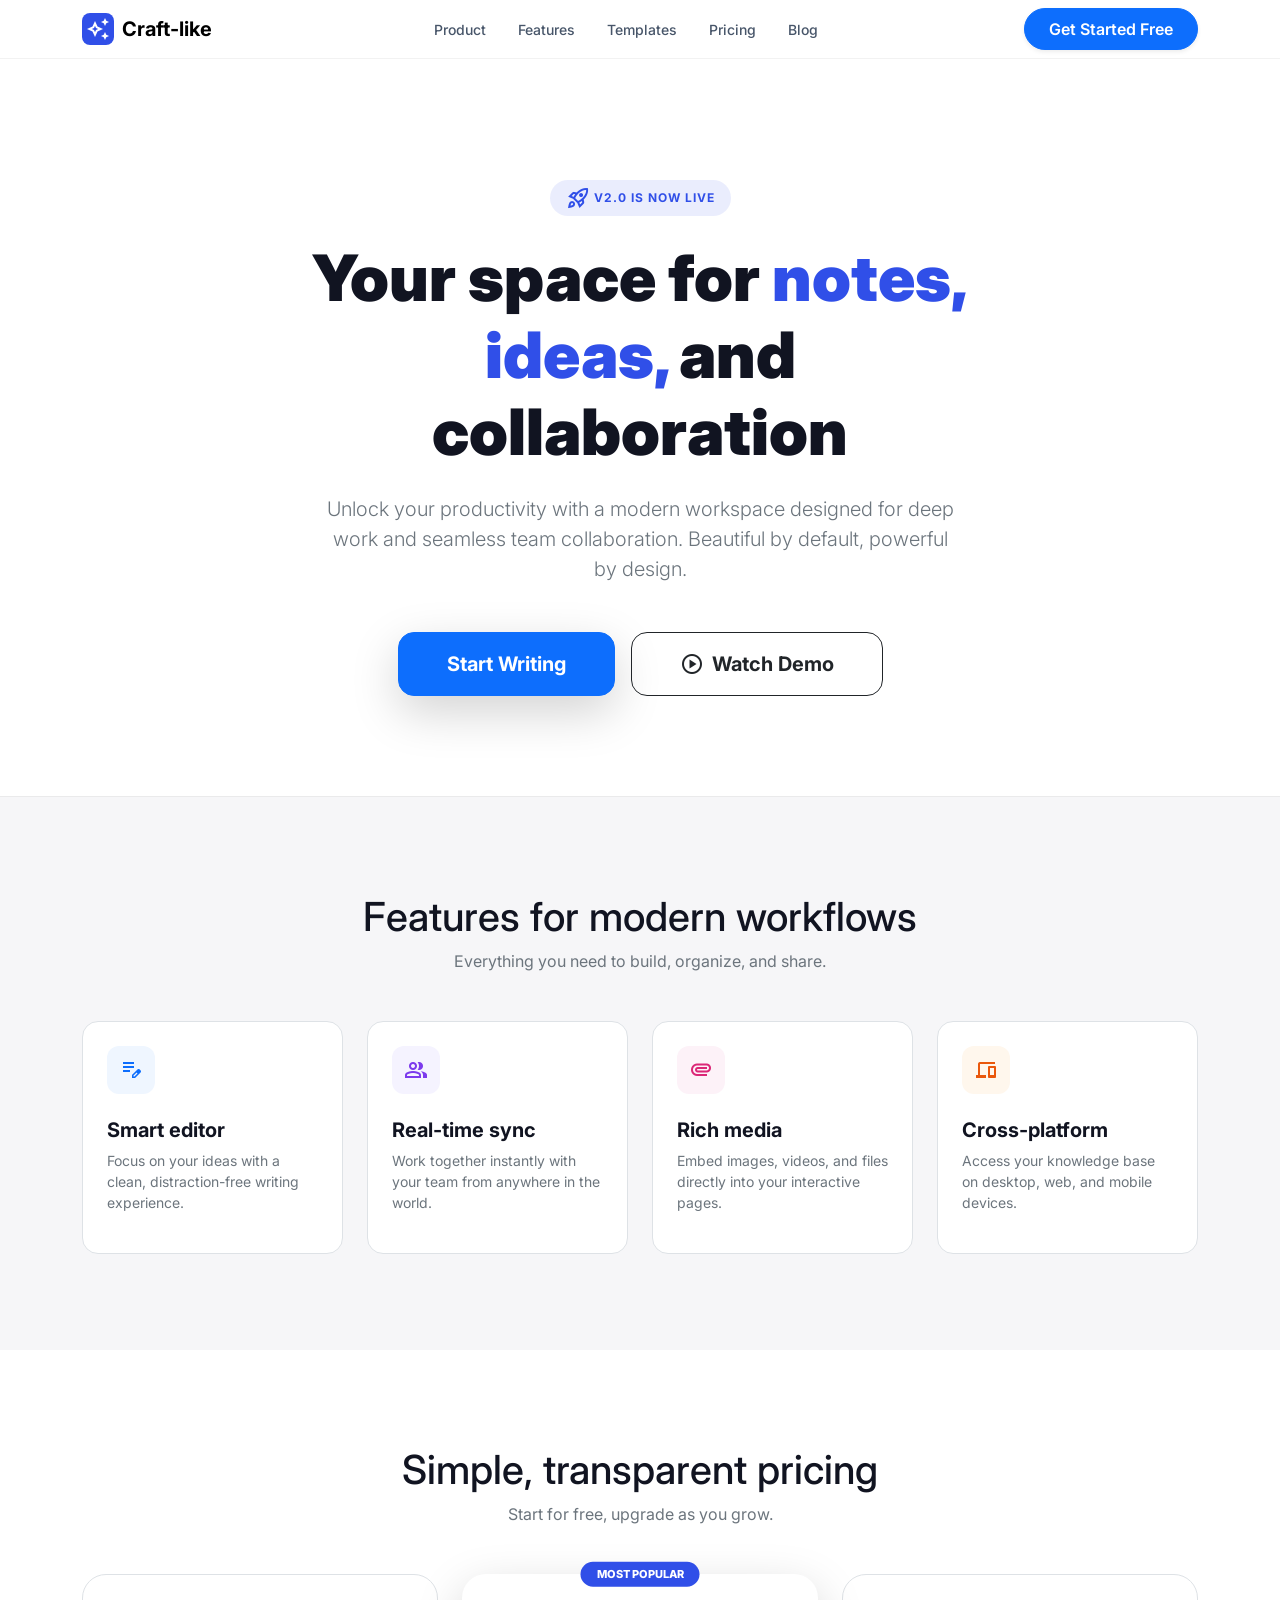
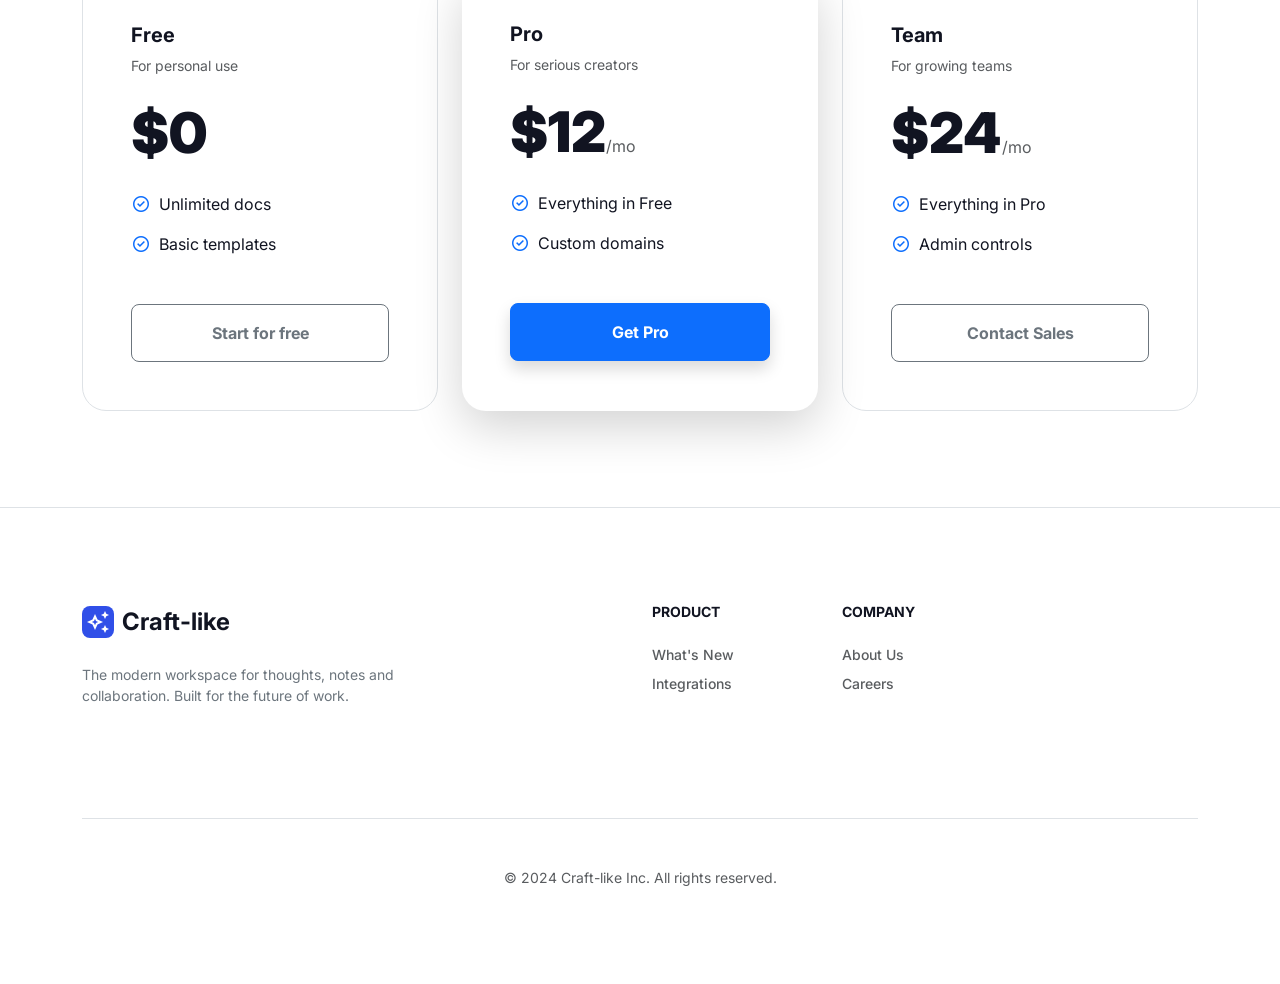
<file: tugas-1/index.html>
<!DOCTYPE html>
<html lang="en">
<head>
    <meta charset="utf-8"/>
    <meta content="width=device-width, initial-scale=1.0" name="viewport"/>
    <title>Craft-like | Your Modern Workspace</title>
    
    <link href="https://cdn.jsdelivr.net/npm/bootstrap@5.3.2/dist/css/bootstrap.min.css" rel="stylesheet">
    <link href="https://fonts.googleapis.com/css2?family=Inter:wght@400;500;600;700;800;900&display=swap" rel="stylesheet"/>
    <link href="https://fonts.googleapis.com/css2?family=Material+Symbols+Outlined:wght,FILL@100..700,0..1&display=swap" rel="stylesheet"/>
    
    <link rel="stylesheet" href="style.css">
</head>
<body>

<nav class="navbar navbar-expand-lg fixed-top glass-nav">
    <div class="container">
        <a class="navbar-brand d-flex align-items-center gap-2" href="#">
            <div class="logo-box">
                <span class="material-symbols-outlined">auto_awesome</span>
            </div>
            <span class="fw-bold tracking-tight">Craft-like</span>
        </a>
        
        <button class="navbar-toggler" type="button" data-bs-toggle="collapse" data-bs-target="#navbarNav">
            <span class="navbar-toggler-icon"></span>
        </button>

        <div class="collapse navbar-collapse" id="navbarNav">
            <ul class="navbar-nav mx-auto gap-lg-3">
                <li class="nav-item"><a class="nav-link" href="#">Product</a></li>
                <li class="nav-item"><a class="nav-link" href="#">Features</a></li>
                <li class="nav-item"><a class="nav-link" href="#">Templates</a></li>
                <li class="nav-item"><a class="nav-link" href="#">Pricing</a></li>
                <li class="nav-item"><a class="nav-link" href="#">Blog</a></li>
            </ul>
            <button class="btn btn-primary rounded-pill px-4 py-2 fw-semibold shadow-sm">
                Get Started Free
            </button>
        </div>
    </div>
</nav>

<section class="hero-section">
    <div class="container">
        <div class="row justify-content-center">
            <div class="col-lg-8">
                <div class="badge-new mb-4">
                    <span class="material-symbols-outlined me-1">rocket_launch</span>
                    V2.0 IS NOW LIVE
                </div>
                <h1 class="display-3 fw-black mb-4">
                    Your space for <span class="text-primary-color">notes, ideas,</span> and collaboration
                </h1>
                <p class="lead text-secondary mb-5 px-md-5">
                    Unlock your productivity with a modern workspace designed for deep work and seamless team collaboration. Beautiful by default, powerful by design.
                </p>
                <div class="d-flex flex-wrap justify-content-center gap-3">
                    <button class="btn btn-primary btn-lg px-5 py-3 fw-bold rounded-4 shadow-lg btn-start-writing">Start Writing</button>
                    <button class="btn btn-outline-dark btn-lg px-5 py-3 fw-bold rounded-4 d-flex align-items-center btn-watch-demo">
                        <span class="material-symbols-outlined me-2">play_circle</span> Watch Demo
                    </button>
                </div>
            </div>
        </div>
    </div>
</section>

<section class="features-section py-5">
    <div class="container py-5">
        <div class="text-center mb-5">
            <h2 class="fw-extrabold h1">Features for modern workflows</h2>
            <p class="text-secondary">Everything you need to build, organize, and share.</p>
        </div>
        <div class="row g-4">
            <div class="col-md-6 col-lg-3">
                <div class="feature-card p-4 h-100 bg-white rounded-4 border">
                    <div class="icon-box bg-blue-soft text-primary mb-4">
                        <span class="material-symbols-outlined">edit_note</span>
                    </div>
                    <h3 class="h5 fw-bold">Smart editor</h3>
                    <p class="text-secondary small">Focus on your ideas with a clean, distraction-free writing experience.</p>
                </div>
            </div>
            <div class="col-md-6 col-lg-3">
                <div class="feature-card p-4 h-100 bg-white rounded-4 border">
                    <div class="icon-box bg-purple-soft text-purple mb-4">
                        <span class="material-symbols-outlined">group</span>
                    </div>
                    <h3 class="h5 fw-bold">Real-time sync</h3>
                    <p class="text-secondary small">Work together instantly with your team from anywhere in the world.</p>
                </div>
            </div>
            <div class="col-md-6 col-lg-3">
                <div class="feature-card p-4 h-100 bg-white rounded-4 border">
                    <div class="icon-box bg-pink-soft text-pink mb-4">
                        <span class="material-symbols-outlined">attachment</span>
                    </div>
                    <h3 class="h5 fw-bold">Rich media</h3>
                    <p class="text-secondary small">Embed images, videos, and files directly into your interactive pages.</p>
                </div>
            </div>
            <div class="col-md-6 col-lg-3">
                <div class="feature-card p-4 h-100 bg-white rounded-4 border">
                    <div class="icon-box bg-orange-soft text-orange mb-4">
                        <span class="material-symbols-outlined">devices</span>
                    </div>
                    <h3 class="h5 fw-bold">Cross-platform</h3>
                    <p class="text-secondary small">Access your knowledge base on desktop, web, and mobile devices.</p>
                </div>
            </div>
        </div>
    </div>
</section>

<section class="py-5">
    <div class="container py-5">
        <div class="text-center mb-5">
            <h2 class="fw-extrabold h1">Simple, transparent pricing</h2>
            <p class="text-secondary">Start for free, upgrade as you grow.</p>
        </div>
        <div class="row g-4 justify-content-center">
            <div class="col-lg-4">
                <div class="pricing-card p-5 h-100 rounded-5 border bg-white">
                    <h3 class="h5 fw-bold">Free</h3>
                    <p class="text-muted small">For personal use</p>
                    <div class="display-4 fw-black my-4">$0</div>
                    <ul class="list-unstyled d-grid gap-3 mb-5">
                        <li class="d-flex align-items-center gap-2"><span class="material-symbols-outlined text-primary fs-5">check_circle</span> Unlimited docs</li>
                        <li class="d-flex align-items-center gap-2"><span class="material-symbols-outlined text-primary fs-5">check_circle</span> Basic templates</li>
                    </ul>
                    <button class="btn btn-outline-secondary w-100 py-3 fw-bold rounded-3">Start for free</button>
                </div>
            </div>
            <div class="col-lg-4">
                <div class="pricing-card p-5 h-100 rounded-5 border-2 border-primary bg-white shadow-lg position-relative">
                    <span class="popular-badge">MOST POPULAR</span>
                    <h3 class="h5 fw-bold">Pro</h3>
                    <p class="text-muted small">For serious creators</p>
                    <div class="display-4 fw-black my-4">$12<span class="fs-6 fw-normal text-muted">/mo</span></div>
                    <ul class="list-unstyled d-grid gap-3 mb-5">
                        <li class="d-flex align-items-center gap-2"><span class="material-symbols-outlined text-primary fs-5">check_circle</span> Everything in Free</li>
                        <li class="d-flex align-items-center gap-2"><span class="material-symbols-outlined text-primary fs-5">check_circle</span> Custom domains</li>
                    </ul>
                    <button class="btn btn-primary w-100 py-3 fw-bold rounded-3 shadow">Get Pro</button>
                </div>
            </div>
            <div class="col-lg-4">
                <div class="pricing-card p-5 h-100 rounded-5 border bg-white">
                    <h3 class="h5 fw-bold">Team</h3>
                    <p class="text-muted small">For growing teams</p>
                    <div class="display-4 fw-black my-4">$24<span class="fs-6 fw-normal text-muted">/mo</span></div>
                    <ul class="list-unstyled d-grid gap-3 mb-5">
                        <li class="d-flex align-items-center gap-2"><span class="material-symbols-outlined text-primary fs-5">check_circle</span> Everything in Pro</li>
                        <li class="d-flex align-items-center gap-2"><span class="material-symbols-outlined text-primary fs-5">check_circle</span> Admin controls</li>
                    </ul>
                    <button class="btn btn-outline-secondary w-100 py-3 fw-bold rounded-3">Contact Sales</button>
                </div>
            </div>
        </div>
    </div>
</section>

<footer class="py-5 border-top">
    <div class="container py-5">
        <div class="row">
            <div class="col-lg-4 mb-5">
                <div class="d-flex align-items-center gap-2 mb-4">
                    <div class="logo-box">
                        <span class="material-symbols-outlined">auto_awesome</span>
                    </div>
                    <span class="fw-bold fs-4">Craft-like</span>
                </div>
                <p class="text-secondary small">The modern workspace for thoughts, notes and collaboration. Built for the future of work.</p>
            </div>
            <div class="col-6 col-lg-2 offset-lg-2 mb-4">
                <h6 class="fw-bold text-uppercase small mb-4">Product</h6>
                <ul class="nav flex-column gap-2 small">
                    <li class="nav-item"><a href="#" class="nav-link p-0 text-muted">What's New</a></li>
                    <li class="nav-item"><a href="#" class="nav-link p-0 text-muted">Integrations</a></li>
                </ul>
            </div>
            <div class="col-6 col-lg-2 mb-4">
                <h6 class="fw-bold text-uppercase small mb-4">Company</h6>
                <ul class="nav flex-column gap-2 small">
                    <li class="nav-item"><a href="#" class="nav-link p-0 text-muted">About Us</a></li>
                    <li class="nav-item"><a href="#" class="nav-link p-0 text-muted">Careers</a></li>
                </ul>
            </div>
        </div>
        <div class="text-center pt-5 border-top mt-5 text-muted small">
            © 2024 Craft-like Inc. All rights reserved.
        </div>
    </div>
</footer>

<script src="https://cdn.jsdelivr.net/npm/bootstrap@5.3.2/dist/js/bootstrap.bundle.min.js"></script>
</body>
</html>
</file>
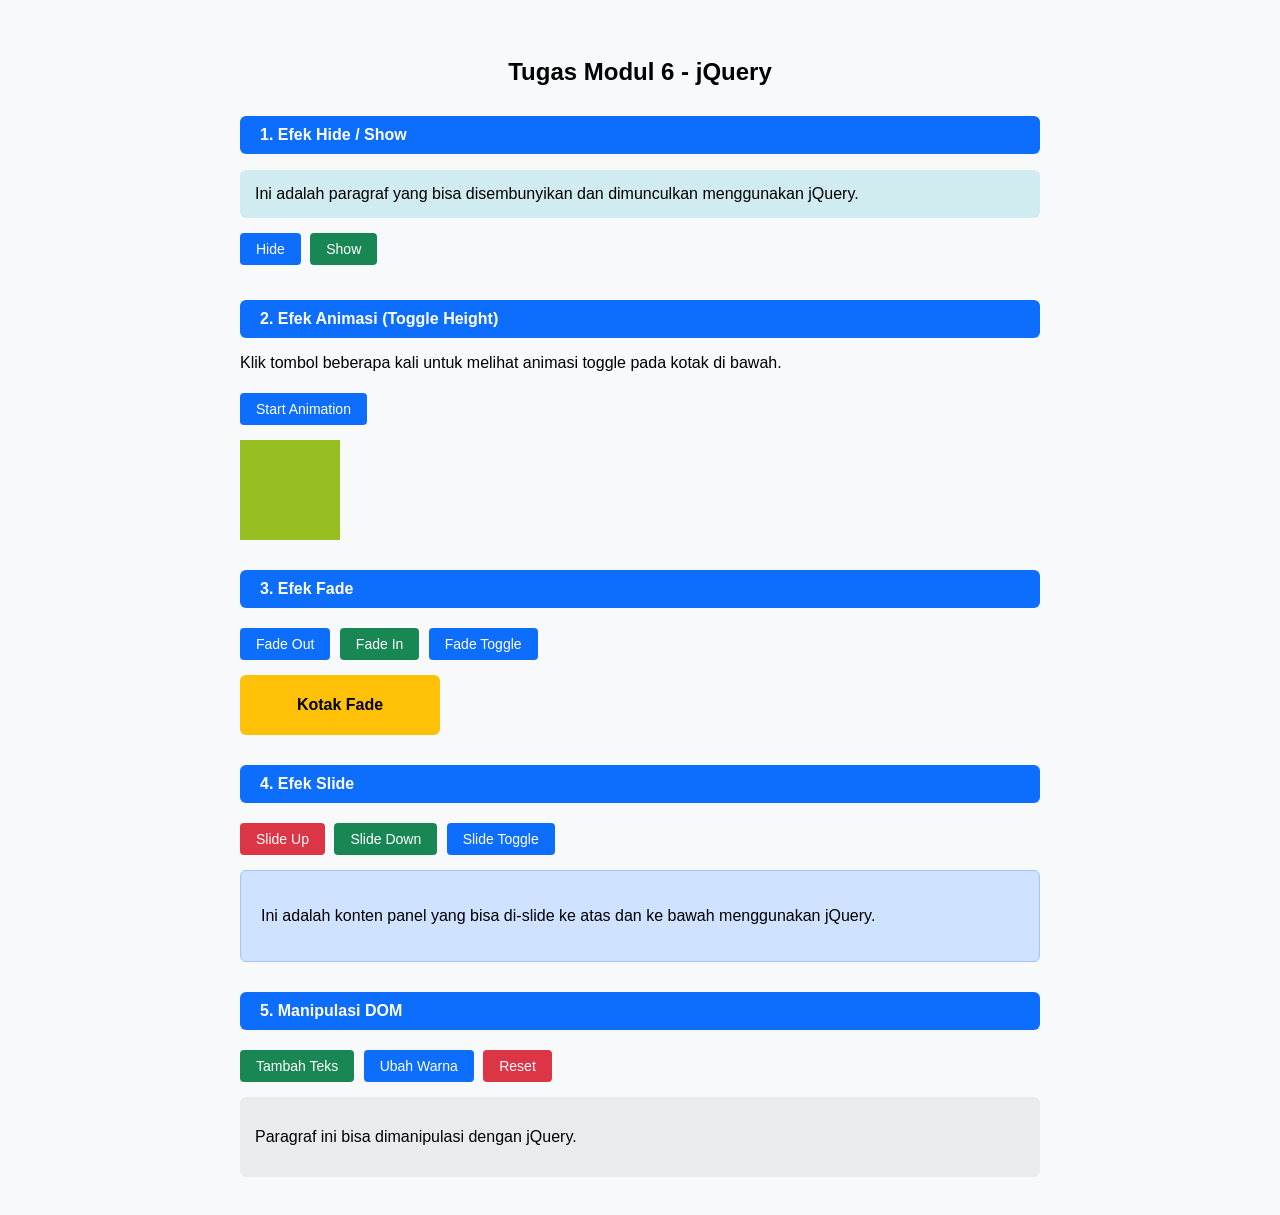
<file: tugas-3/index.html>
<!DOCTYPE html>
<html lang="id">

<head>
    <meta charset="UTF-8">
    <meta name="viewport" content="width=device-width, initial-scale=1.0">
    <title>Tugas Modul 6 - jQuery</title>
    <script src="https://code.jquery.com/jquery-3.7.1.min.js"></script>
    <style>
        body {
            font-family: 'Segoe UI', sans-serif;
            background-color: #f8f9fa;
            padding: 30px;
        }

        .section-title {
            background-color: #0d6efd;
            color: white;
            padding: 10px 20px;
            border-radius: 6px;
            margin: 30px 0 15px;
        }

        #demo-hide-show p {
            background-color: #d1ecf1;
            padding: 15px;
            border-radius: 6px;
            margin-bottom: 10px;
        }

        #animate-box {
            background-color: #98bf21;
            height: 100px;
            width: 100px;
            position: relative;
            margin-top: 10px;
        }

        #fade-box {
            width: 200px;
            height: 60px;
            background-color: #ffc107;
            display: flex;
            align-items: center;
            justify-content: center;
            font-weight: bold;
            border-radius: 6px;
            margin-top: 10px;
        }

        #slide-panel {
            background-color: #cfe2ff;
            border: 1px solid #9ec5fe;
            padding: 20px;
            border-radius: 6px;
            margin-top: 10px;
        }

        #dom-result {
            background-color: #e9ecef;
            padding: 15px;
            border-radius: 6px;
            margin-top: 10px;
            min-height: 50px;
        }

        button {
            margin: 5px 5px 5px 0;
            padding: 8px 16px;
            border: none;
            border-radius: 4px;
            cursor: pointer;
            background-color: #0d6efd;
            color: white;
            font-size: 14px;
        }

        button:hover {
            background-color: #0b5ed7;
        }

        button.danger {
            background-color: #dc3545;
        }

        button.danger:hover {
            background-color: #bb2d3b;
        }

        button.success {
            background-color: #198754;
        }

        button.success:hover {
            background-color: #157347;
        }
    </style>
</head>

<body>

    <div class="container" style="max-width: 800px; margin: auto;">
        <h2 class="text-center" style="text-align:center; font-weight:bold; margin-bottom:30px;">
            Tugas Modul 6 - jQuery
        </h2>

        <!-- Efek Hide / Show -->
        <h4 class="section-title">1. Efek Hide / Show</h4>
        <div id="demo-hide-show">
            <p>Ini adalah paragraf yang bisa disembunyikan dan dimunculkan menggunakan jQuery.</p>
            <button id="btn-hide">Hide</button>
            <button id="btn-show" class="success">Show</button>
        </div>

        <!-- Efek Animasi Toggle -->
        <h4 class="section-title">2. Efek Animasi (Toggle Height)</h4>
        <p>Klik tombol beberapa kali untuk melihat animasi toggle pada kotak di bawah.</p>
        <button id="btn-animate">Start Animation</button>
        <div id="animate-box"></div>

        <!-- Efek Fade -->
        <h4 class="section-title">3. Efek Fade</h4>
        <button id="btn-fadeout">Fade Out</button>
        <button id="btn-fadein" class="success">Fade In</button>
        <button id="btn-fadetoggle">Fade Toggle</button>
        <div id="fade-box">Kotak Fade</div>

        <!-- Efek Slide -->
        <h4 class="section-title">4. Efek Slide</h4>
        <button id="btn-slideup" class="danger">Slide Up</button>
        <button id="btn-slidedown" class="success">Slide Down</button>
        <button id="btn-slidetoggle">Slide Toggle</button>
        <div id="slide-panel">
            <p>Ini adalah konten panel yang bisa di-slide ke atas dan ke bawah menggunakan jQuery.</p>
        </div>

        <!-- DOM Manipulation -->
        <h4 class="section-title">5. Manipulasi DOM</h4>
        <button id="btn-addtext" class="success">Tambah Teks</button>
        <button id="btn-changecss">Ubah Warna</button>
        <button id="btn-reset" class="danger">Reset</button>
        <div id="dom-result">
            <p id="dom-paragraph">Paragraf ini bisa dimanipulasi dengan jQuery.</p>
        </div>

    </div>

    <script>
        $(document).ready(function () {

            // Hide / Show
            $("#btn-hide").click(function () {
                $("#demo-hide-show p").hide(400);
            });
            $("#btn-show").click(function () {
                $("#demo-hide-show p").show(400);
            });

            // Animate toggle height
            $("#btn-animate").click(function () {
                $("#animate-box").animate({ height: 'toggle' }, 600);
            });

            // Fade effects
            $("#btn-fadeout").click(function () {
                $("#fade-box").fadeOut(600);
            });
            $("#btn-fadein").click(function () {
                $("#fade-box").fadeIn(600);
            });
            $("#btn-fadetoggle").click(function () {
                $("#fade-box").fadeToggle(600);
            });

            // Slide effects
            $("#btn-slideup").click(function () {
                $("#slide-panel").slideUp(500);
            });
            $("#btn-slidedown").click(function () {
                $("#slide-panel").slideDown(500);
            });
            $("#btn-slidetoggle").click(function () {
                $("#slide-panel").slideToggle(500);
            });

            // DOM Manipulation
            $("#btn-addtext").click(function () {
                $("#dom-result").append("<p>Teks baru ditambahkan dengan jQuery!</p>");
            });
            $("#btn-changecss").click(function () {
                $("#dom-paragraph").css({ "color": "#0d6efd", "font-weight": "bold", "font-size": "18px" });
            });
            $("#btn-reset").click(function () {
                $("#dom-result").html('<p id="dom-paragraph">Paragraf ini bisa dimanipulasi dengan jQuery.</p>');
                $("#dom-paragraph").removeAttr("style");
            });

        });
    </script>

</body>
</html>
</file>
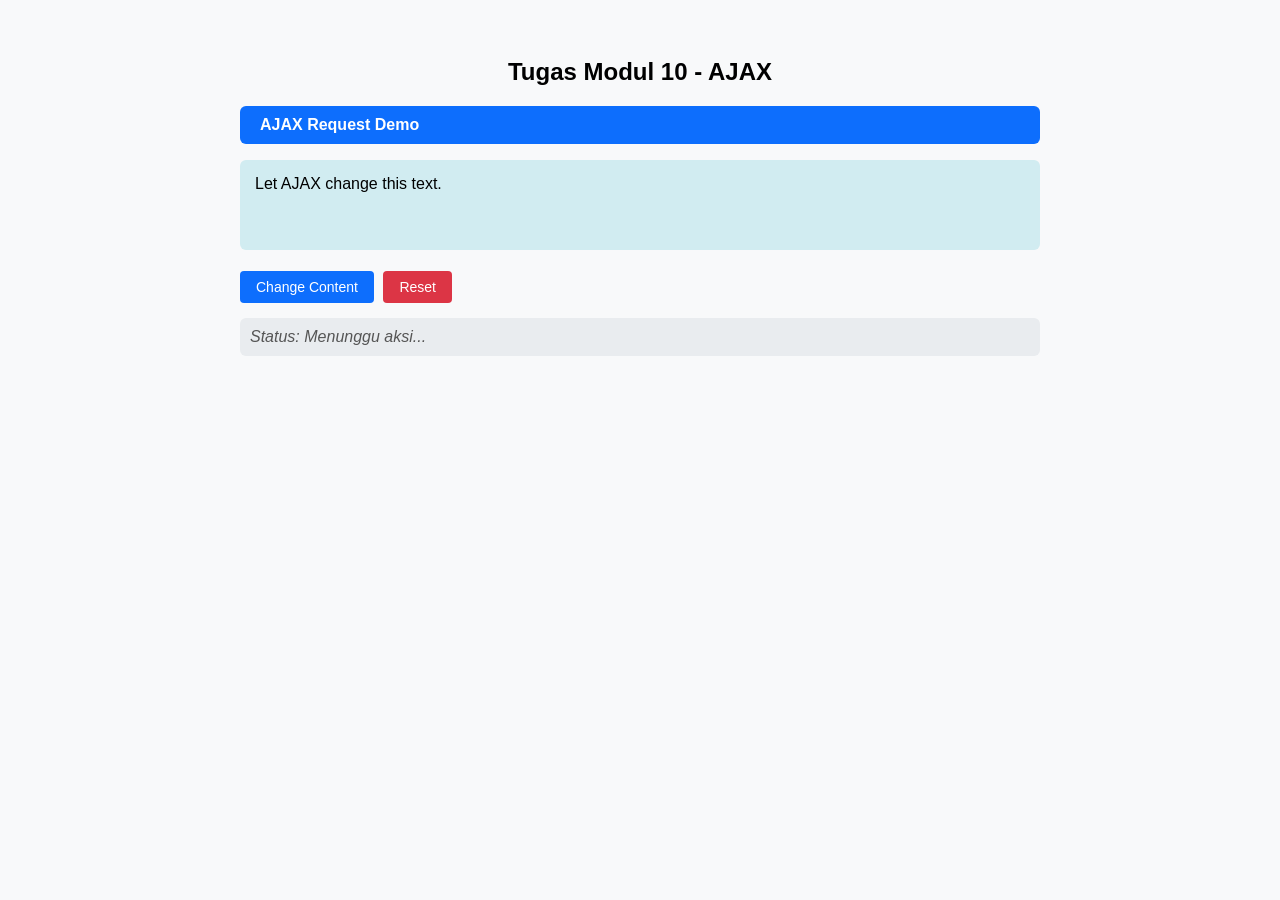
<file: tugas-4/index.html>
<!DOCTYPE html>
<html>

<head>
    <script src="https://code.jquery.com/jquery-3.6.0.min.js"></script>
    <style>
        body {
            font-family: 'Segoe UI', sans-serif;
            background-color: #f8f9fa;
            padding: 30px;
        }

        .section-title {
            background-color: #0d6efd;
            color: white;
            padding: 10px 20px;
            border-radius: 6px;
            margin: 20px 0 15px;
        }

        #demo {
            background-color: #d1ecf1;
            padding: 15px;
            border-radius: 6px;
            min-height: 60px;
        }

        #status {
            background-color: #e9ecef;
            padding: 10px;
            border-radius: 6px;
            margin-top: 10px;
            font-style: italic;
            color: #555;
        }

        button {
            margin: 5px 5px 5px 0;
            padding: 8px 16px;
            border: none;
            border-radius: 4px;
            cursor: pointer;
            background-color: #0d6efd;
            color: white;
            font-size: 14px;
        }

        button:hover {
            background-color: #0b5ed7;
        }
    </style>
</head>

<body>
    <div style="max-width: 800px; margin: auto;">
        <h2 style="text-align:center; font-weight:bold;">Tugas Modul 10 - AJAX</h2>

        <h4 class="section-title">AJAX Request Demo</h4>
        <p id="demo">Let AJAX change this text.</p>
        <button type="button" id="changeBtn">Change Content</button>
        <button type="button" id="resetBtn" style="background-color:#dc3545;">Reset</button>
        <div id="status">Status: Menunggu aksi...</div>
    </div>

    <script>
        $(document).ready(function () {
            $("#changeBtn").click(function () {
                $("#status").text("Status: Sedang melakukan request...");

                $.ajax({
                    url: "ajax_info.txt",
                    type: "GET",
                    dataType: "html",
                    timeout: 5000,
                    success: function (result) {
                        $("#demo").html(result);
                        $("#status").text("Status: Request berhasil! Konten telah diperbarui.");
                    },
                    error: function (xhr, status, error) {
                        $("#demo").html("<p style='color:red;'>Error: " + error + "</p>");
                        $("#status").text("Status: Request gagal - " + status);
                    },
                    complete: function (xhr, status) {
                        console.log("Request completed with status: " + status);
                    }
                });
            });

            $("#resetBtn").click(function () {
                $("#demo").text("Let AJAX change this text.");
                $("#status").text("Status: Menunggu aksi...");
            });
        });
    </script>
</body>

</html>
</file>
<file: tugas-1/style.css>
:root {
    --primary-color: #304fe8;
    --primary-hover: #2640c4;
    --background-light: #f6f6f8;
    --text-slate-900: #111421;
    --text-slate-600: #475569;
}

body {
    font-family: 'Inter', sans-serif;
    color: var(--text-slate-900);
    -webkit-font-smoothing: antialiased;
    background-color: #ffffff;
}

.glass-nav {
    background: rgba(255, 255, 255, 0.8);
    backdrop-filter: blur(12px);
    -webkit-backdrop-filter: blur(12px);
    border-bottom: 1px solid rgba(0, 0, 0, 0.05);
}

.logo-box {
    width: 32px;
    height: 32px;
    background-color: var(--primary-color);
    color: white;
    display: flex;
    align-items: center;
    justify-content: center;
    border-radius: 8px;
}

.nav-link {
    color: var(--text-slate-600);
    font-weight: 500;
    font-size: 14px;
    transition: color 0.2s ease;
}

.nav-link:hover {
    color: var(--primary-color);
}

.hero-section {
    padding-top: 180px;
    padding-bottom: 100px;
    background: #ffffff;
    text-align: center;
}

.fw-black { font-weight: 900; }
.text-primary-color { color: var(--primary-color); }

.badge-new {
    display: inline-flex;
    align-items: center;
    background: rgba(48, 79, 232, 0.1);
    color: var(--primary-color);
    padding: 6px 16px;
    border-radius: 50px;
    font-size: 12px;
    font-weight: 700;
    letter-spacing: 1px;
}

.btn-start-writing {
    transition: all 0.3s cubic-bezier(0.4, 0, 0.2, 1);
}

.btn-start-writing:hover {
    transform: translateY(-3px) scale(1.05);
    background-color: var(--primary-hover);
    border-color: var(--primary-hover);
    box-shadow: 0 10px 20px rgba(48, 79, 232, 0.3);
}

.btn-watch-demo {
    transition: all 0.3s ease;
}

.btn-watch-demo:hover {
    background-color: var(--text-slate-900);
    color: white;
    transform: translateY(-3px);
}

.features-section {
    background-color: var(--background-light);
    border-top: 1px solid rgba(0,0,0,0.05);
}

.icon-box {
    width: 48px;
    height: 48px;
    display: flex;
    align-items: center;
    justify-content: center;
    border-radius: 12px;
}

.bg-blue-soft { background-color: #eff6ff; }
.bg-purple-soft { background-color: #f5f3ff; }
.bg-pink-soft { background-color: #fdf2f8; }
.bg-orange-soft { background-color: #fff7ed; }

.text-purple { color: #7c3aed; }
.text-pink { color: #db2777; }
.text-orange { color: #ea580c; }

.feature-card {
    transition: transform 0.3s ease, box-shadow 0.3s ease;
    cursor: default;
}

.feature-card:hover {
    transform: translateY(-5px);
    box-shadow: 0 10px 25px -5px rgba(0,0,0,0.05);
}

.popular-badge {
    position: absolute;
    top: 0;
    left: 50%;
    transform: translate(-50%, -50%);
    background: var(--primary-color);
    color: white;
    padding: 4px 16px;
    border-radius: 20px;
    font-size: 11px;
    font-weight: 800;
}

.rounded-4 { border-radius: 1rem !important; }
.rounded-5 { border-radius: 1.5rem !important; }
</file>
